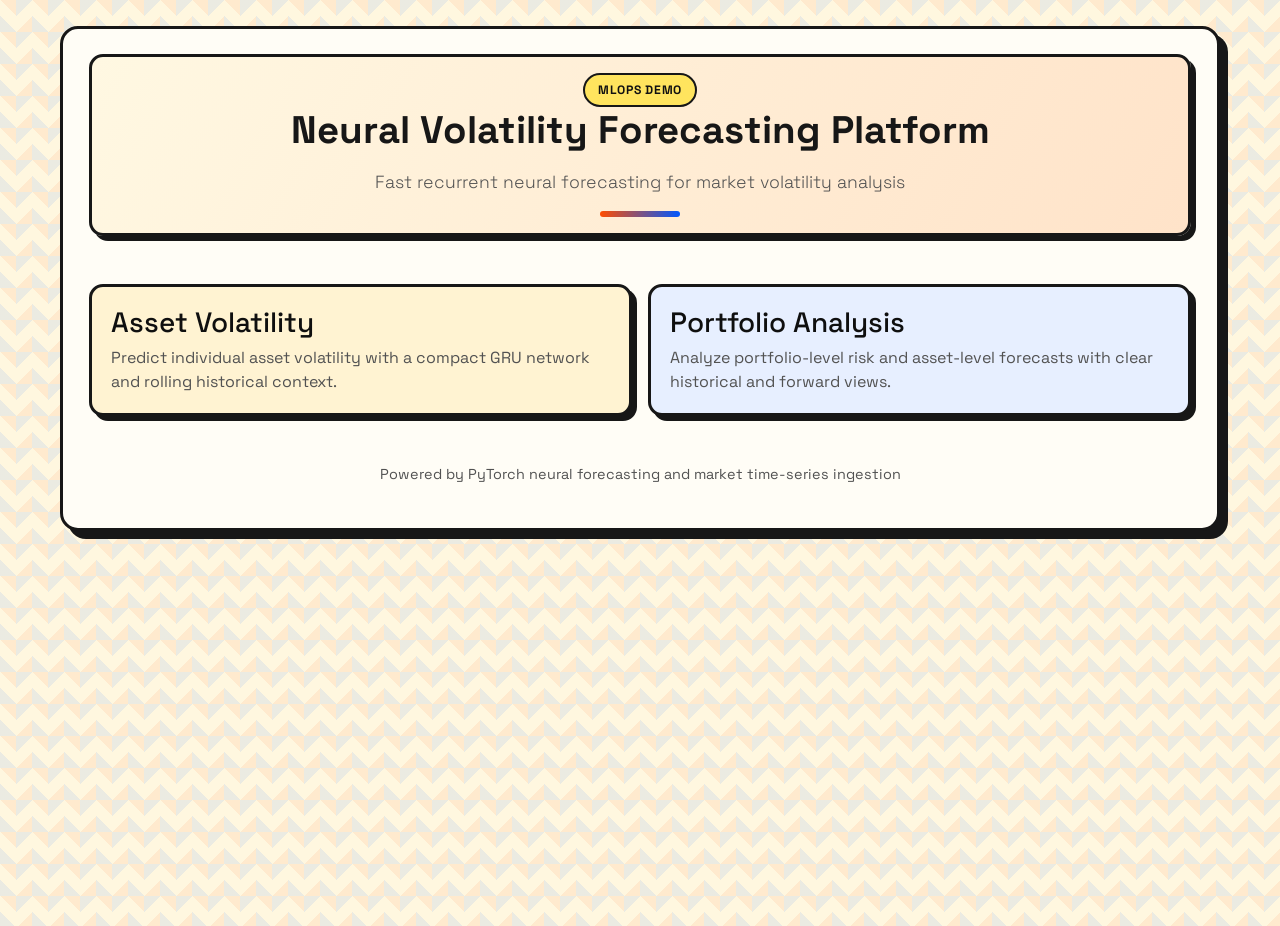
<file: frontend/index.html>
<!DOCTYPE html>
<html lang="en">
<head>
  <meta charset="UTF-8">
  <meta name="viewport" content="width=device-width, initial-scale=1">
  <title>Neural Volatility Forecasting Platform</title>
  <link href="https://cdn.jsdelivr.net/npm/bootstrap@5.3.2/dist/css/bootstrap.min.css" rel="stylesheet">
  <link rel="stylesheet" href="style.css?v=20260329a">
  <link rel="preconnect" href="https://fonts.googleapis.com">
  <link rel="preconnect" href="https://fonts.gstatic.com" crossorigin>
</head>
<body>
  <div class="container">
    <div class="hero-panel text-center mb-5">
      <span class="pill-badge">MLOps Demo</span>
      <h1 class="mb-3">Neural Volatility Forecasting Platform</h1>
      <p class="lead" style="color: var(--text-secondary); font-size: 1.1rem;">
        Fast recurrent neural forecasting for market volatility analysis
      </p>
      <div class="hero-bar"></div>
    </div>

    <div class="nav-cards">
      <a href="asset.html" class="nav-card">
        <h3>Asset Volatility</h3>
        <p>Predict individual asset volatility with a compact GRU network and rolling historical context.</p>
      </a>
      
      <a href="portfolio.html" class="nav-card">
        <h3>Portfolio Analysis</h3>
        <p>Analyze portfolio-level risk and asset-level forecasts with clear historical and forward views.</p>
      </a>
    </div>

    <div class="text-center mt-5">
      <p style="color: var(--text-secondary); font-size: 0.9rem;">
        Powered by PyTorch neural forecasting and market time-series ingestion
      </p>
    </div>
  </div>
</body>
</html>
</file>
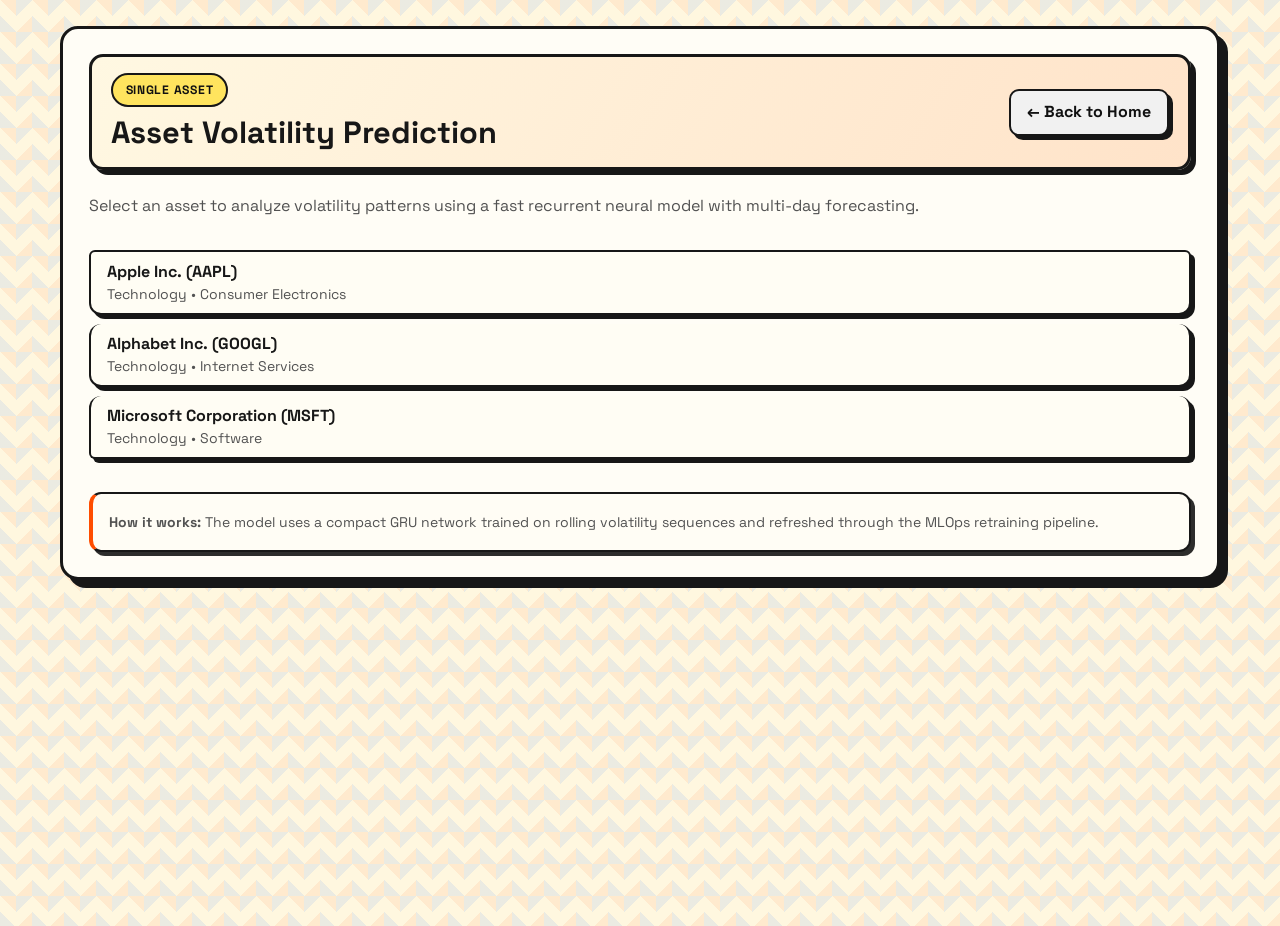
<file: frontend/asset.html>
<!DOCTYPE html>
<html lang="en">
<head>
  <meta charset="UTF-8">
  <meta name="viewport" content="width=device-width, initial-scale=1">
  <title>Asset Volatility - Neural Platform</title>
  <link href="https://cdn.jsdelivr.net/npm/bootstrap@5.3.2/dist/css/bootstrap.min.css" rel="stylesheet">
  <link rel="stylesheet" href="style.css?v=20260329a">
</head>
<body>
  <div class="container">
    <div class="hero-panel d-flex justify-content-between align-items-center mb-4">
      <div>
        <span class="pill-badge">Single Asset</span>
        <h2 class="mb-0 mt-2">Asset Volatility Prediction</h2>
      </div>
      <a href="index.html" class="btn btn-secondary">← Back to Home</a>
    </div>
    
    <p style="color: var(--text-secondary); margin-bottom: 2rem;">
      Select an asset to analyze volatility patterns using a fast recurrent neural model with multi-day forecasting.
    </p>

    <div class="list-group">
      <a href="result_asset.html?asset=AAPL" class="list-group-item list-group-item-action">
        <strong>Apple Inc. (AAPL)</strong>
        <small class="d-block" style="color: var(--text-secondary);">Technology • Consumer Electronics</small>
      </a>
      <a href="result_asset.html?asset=GOOGL" class="list-group-item list-group-item-action">
        <strong>Alphabet Inc. (GOOGL)</strong>
        <small class="d-block" style="color: var(--text-secondary);">Technology • Internet Services</small>
      </a>
      <a href="result_asset.html?asset=MSFT" class="list-group-item list-group-item-action">
        <strong>Microsoft Corporation (MSFT)</strong>
        <small class="d-block" style="color: var(--text-secondary);">Technology • Software</small>
      </a>
    </div>

    <div class="mt-4 p-3 soft-panel" style="border-left: 4px solid var(--accent-primary);">
      <small style="color: var(--text-secondary);">
        <strong>How it works:</strong> The model uses a compact GRU network trained on rolling volatility sequences and refreshed through the MLOps retraining pipeline.
      </small>
    </div>
  </div>
</body>
</html>
</file>
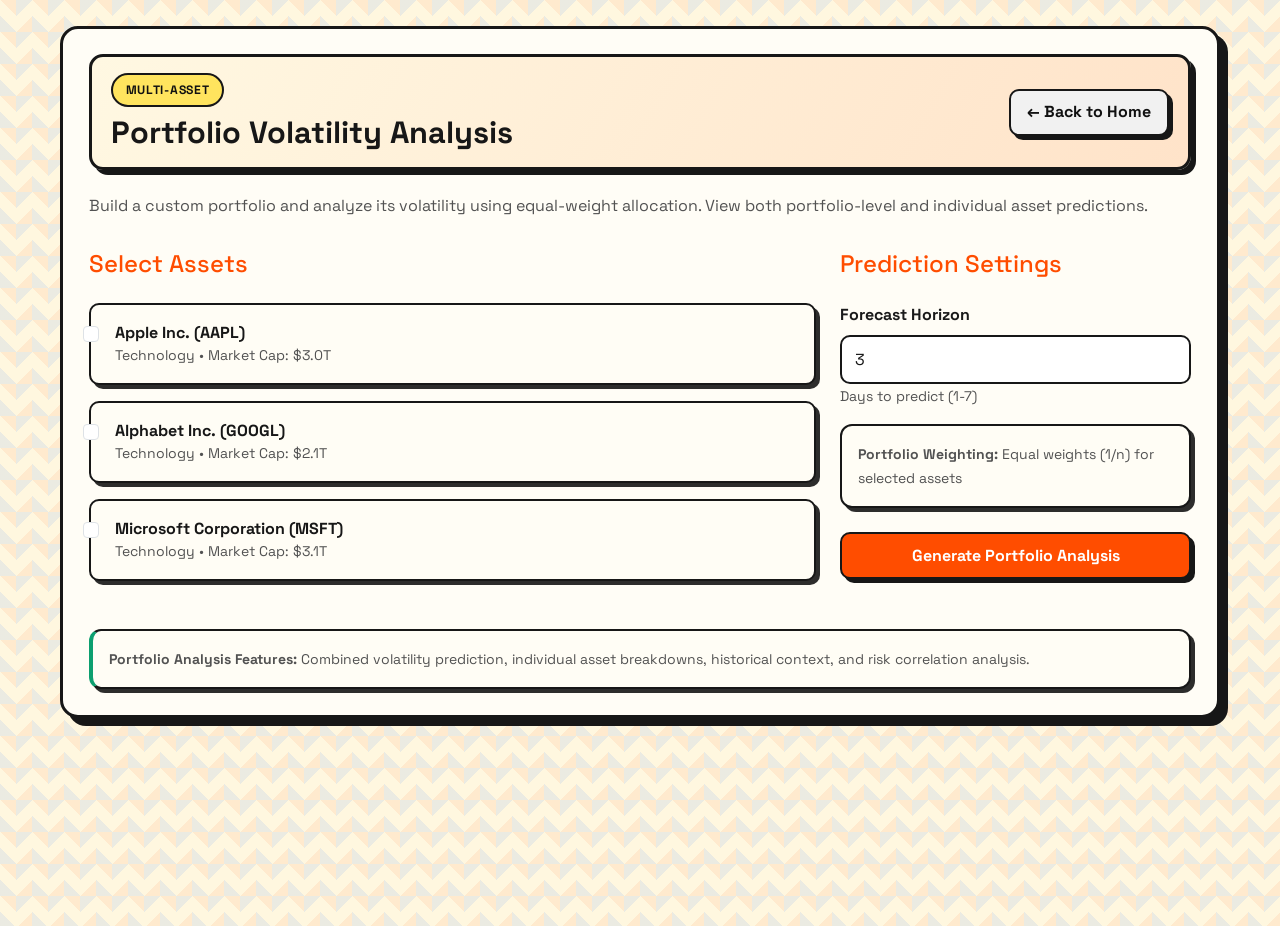
<file: frontend/portfolio.html>
<!DOCTYPE html>
<html lang="en">
<head>
  <meta charset="UTF-8">
  <meta name="viewport" content="width=device-width, initial-scale=1">
  <title>Portfolio Analysis - Neural Platform</title>
  <link href="https://cdn.jsdelivr.net/npm/bootstrap@5.3.2/dist/css/bootstrap.min.css" rel="stylesheet">
  <link rel="stylesheet" href="style.css?v=20260329a">
</head>
<body>
  <div class="container">
    <div class="hero-panel d-flex justify-content-between align-items-center mb-4">
      <div>
        <span class="pill-badge">Multi-Asset</span>
        <h2 class="mb-0 mt-2">Portfolio Volatility Analysis</h2>
      </div>
      <a href="index.html" class="btn btn-secondary">← Back to Home</a>
    </div>
    
    <p style="color: var(--text-secondary); margin-bottom: 2rem;">
      Build a custom portfolio and analyze its volatility using equal-weight allocation. View both portfolio-level and individual asset predictions.
    </p>

    <form id="portfolio-form">
      <div class="row">
        <div class="col-md-8">
          <h4 style="color: var(--accent-primary); margin-bottom: 1.5rem;">Select Assets</h4>
          
          <div class="form-check mb-3 p-3 soft-panel">
            <input class="form-check-input" type="checkbox" value="AAPL" id="apple" style="margin-top: 0.3rem;">
            <label class="form-check-label" for="apple" style="margin-left: 0.5rem;">
              <strong>Apple Inc. (AAPL)</strong>
              <small class="d-block" style="color: var(--text-secondary);">Technology • Market Cap: $3.0T</small>
            </label>
          </div>
          
          <div class="form-check mb-3 p-3 soft-panel">
            <input class="form-check-input" type="checkbox" value="GOOGL" id="google" style="margin-top: 0.3rem;">
            <label class="form-check-label" for="google" style="margin-left: 0.5rem;">
              <strong>Alphabet Inc. (GOOGL)</strong>
              <small class="d-block" style="color: var(--text-secondary);">Technology • Market Cap: $2.1T</small>
            </label>
          </div>
          
          <div class="form-check mb-4 p-3 soft-panel">
            <input class="form-check-input" type="checkbox" value="MSFT" id="microsoft" style="margin-top: 0.3rem;">
            <label class="form-check-label" for="microsoft" style="margin-left: 0.5rem;">
              <strong>Microsoft Corporation (MSFT)</strong>
              <small class="d-block" style="color: var(--text-secondary);">Technology • Market Cap: $3.1T</small>
            </label>
          </div>
        </div>
        
        <div class="col-md-4">
          <h4 style="color: var(--accent-primary); margin-bottom: 1.5rem;">Prediction Settings</h4>
          
          <div class="mb-3">
            <label for="days" class="form-label">Forecast Horizon</label>
            <input id="days" type="number" value="3" min="1" max="7" class="form-control">
            <small style="color: var(--text-secondary);">Days to predict (1-7)</small>
          </div>
          
          <div class="p-3 mb-4 soft-panel">
            <small style="color: var(--text-secondary);">
              <strong>Portfolio Weighting:</strong> Equal weights (1/n) for selected assets
            </small>
          </div>
          
          <button type="submit" class="btn btn-primary w-100">
            Generate Portfolio Analysis
          </button>
        </div>
      </div>
    </form>

    <div class="mt-4 p-3 soft-panel" style="border-left: 4px solid var(--success-color);">
      <small style="color: var(--text-secondary);">
        <strong>Portfolio Analysis Features:</strong> Combined volatility prediction, individual asset breakdowns, historical context, and risk correlation analysis.
      </small>
    </div>
  </div>

  <script>
    document.getElementById("portfolio-form").addEventListener("submit", function(e) {
      e.preventDefault();
      const checked = Array.from(document.querySelectorAll("input[type=checkbox]:checked")).map(el => el.value);
      const days = document.getElementById("days").value;
      
      if (checked.length === 0) {
        alert("Please select at least one asset for portfolio analysis.");
        return;
      }
      
      window.location.href = `result_portfolio.html?assets=${checked.join(",")}&days=${days}`;
    });
  </script>

</body>
</html>
</file>
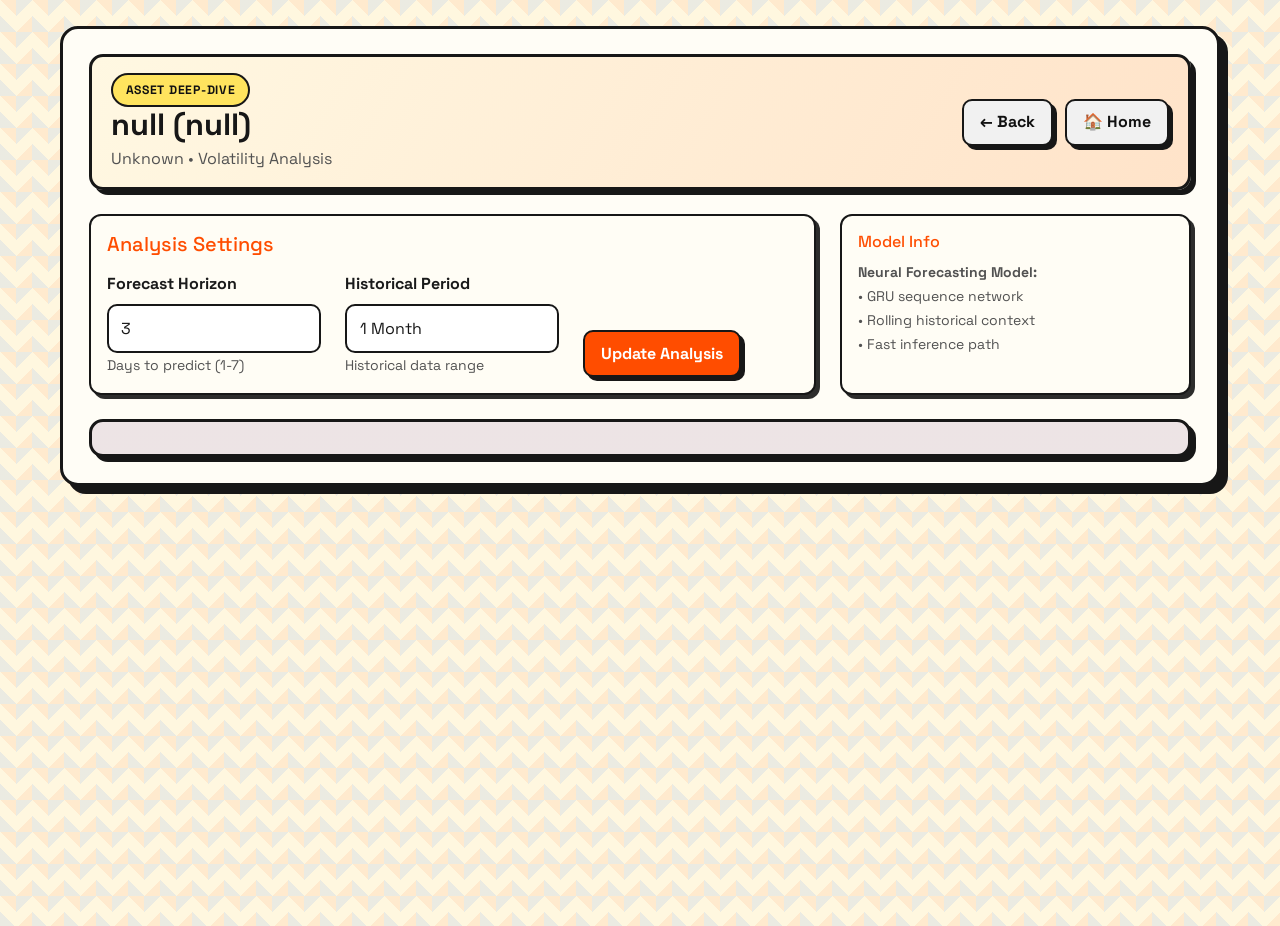
<file: frontend/result_asset.html>
<!DOCTYPE html>
<html lang="en">
<head>
  <meta charset="UTF-8">
  <meta name="viewport" content="width=device-width, initial-scale=1">
  <title id="page-title">Asset Analysis - Neural Platform</title>
  <script src="https://cdn.plot.ly/plotly-latest.min.js"></script>
  <link href="https://cdn.jsdelivr.net/npm/bootstrap@5.3.2/dist/css/bootstrap.min.css" rel="stylesheet">
  <link rel="stylesheet" href="style.css?v=20260329a">
</head>
<body>
  <div class="container">
    <div class="hero-panel d-flex justify-content-between align-items-center mb-4">
      <div>
        <span class="pill-badge">Asset Deep-Dive</span>
        <h2 id="asset-title" class="mb-1"></h2>
        <p id="asset-subtitle" style="color: var(--text-secondary); margin: 0;"></p>
      </div>
      <div>
        <a href="asset.html" class="btn btn-secondary me-2">← Back</a>
        <a href="index.html" class="btn btn-secondary">🏠 Home</a>
      </div>
    </div>

    <div class="row mb-4">
      <div class="col-md-8">
        <div class="p-3 soft-panel">
          <h5 style="color: var(--accent-primary); margin-bottom: 1rem;">Analysis Settings</h5>
          <div class="row align-items-end">
            <div class="col-md-4">
              <label for="days" class="form-label">Forecast Horizon</label>
              <input id="days" type="number" value="3" min="1" max="7" class="form-control">
              <small style="color: var(--text-secondary);">Days to predict (1-7)</small>
            </div>
            <div class="col-md-4">
              <label for="historical-period" class="form-label">Historical Period</label>
              <select id="historical-period" class="form-control">
                <option value="7">1 Week</option>
                <option value="30" selected>1 Month</option>
                <option value="90">3 Months</option>
                <option value="180">6 Months</option>
                <option value="365">1 Year</option>
              </select>
              <small style="color: var(--text-secondary);">Historical data range</small>
            </div>
            <div class="col-md-4">
              <button class="btn btn-primary" onclick="loadAsset()">
                Update Analysis
              </button>
            </div>
          </div>
        </div>
      </div>
      
      <div class="col-md-4">
        <div class="p-3 h-100 soft-panel">
          <h6 style="color: var(--accent-primary); margin-bottom: 0.5rem;">Model Info</h6>
          <small style="color: var(--text-secondary);">
            <strong>Neural Forecasting Model:</strong><br>
            • GRU sequence network<br>
            • Rolling historical context<br>
            • Fast inference path
          </small>
        </div>
      </div>
    </div>

    <div id="plot" class="chart-container"></div>
  </div>

  <script src="app.js?v=20260329a"></script>
  <script>
    const params = new URLSearchParams(window.location.search);
    const asset = params.get("asset");
    const initialDays = params.get("days") || "3";
    const initialHistoricalPeriod = params.get("historical_period") || "30";
    
    // Set initial values from URL
    document.getElementById("days").value = initialDays;
    document.getElementById("historical-period").value = initialHistoricalPeriod;
    
    // Asset information mapping
    const assetInfo = {
      'AAPL': { name: 'Apple Inc.', sector: 'Technology • Consumer Electronics', icon: '' },
      'GOOGL': { name: 'Alphabet Inc.', sector: 'Technology • Internet Services', icon: '' },
      'MSFT': { name: 'Microsoft Corporation', sector: 'Technology • Software', icon: '' }
    };
    
    const info = assetInfo[asset] || { name: asset, sector: 'Unknown', icon: '' };
    
    document.getElementById("asset-title").textContent = `${info.name} (${asset})`;
    document.getElementById("asset-subtitle").textContent = `${info.sector} • Volatility Analysis`;
    document.getElementById("page-title").textContent = `${asset} Analysis - Neural Platform`;

    loadAsset();
  </script>
</body>
</html>
</file>
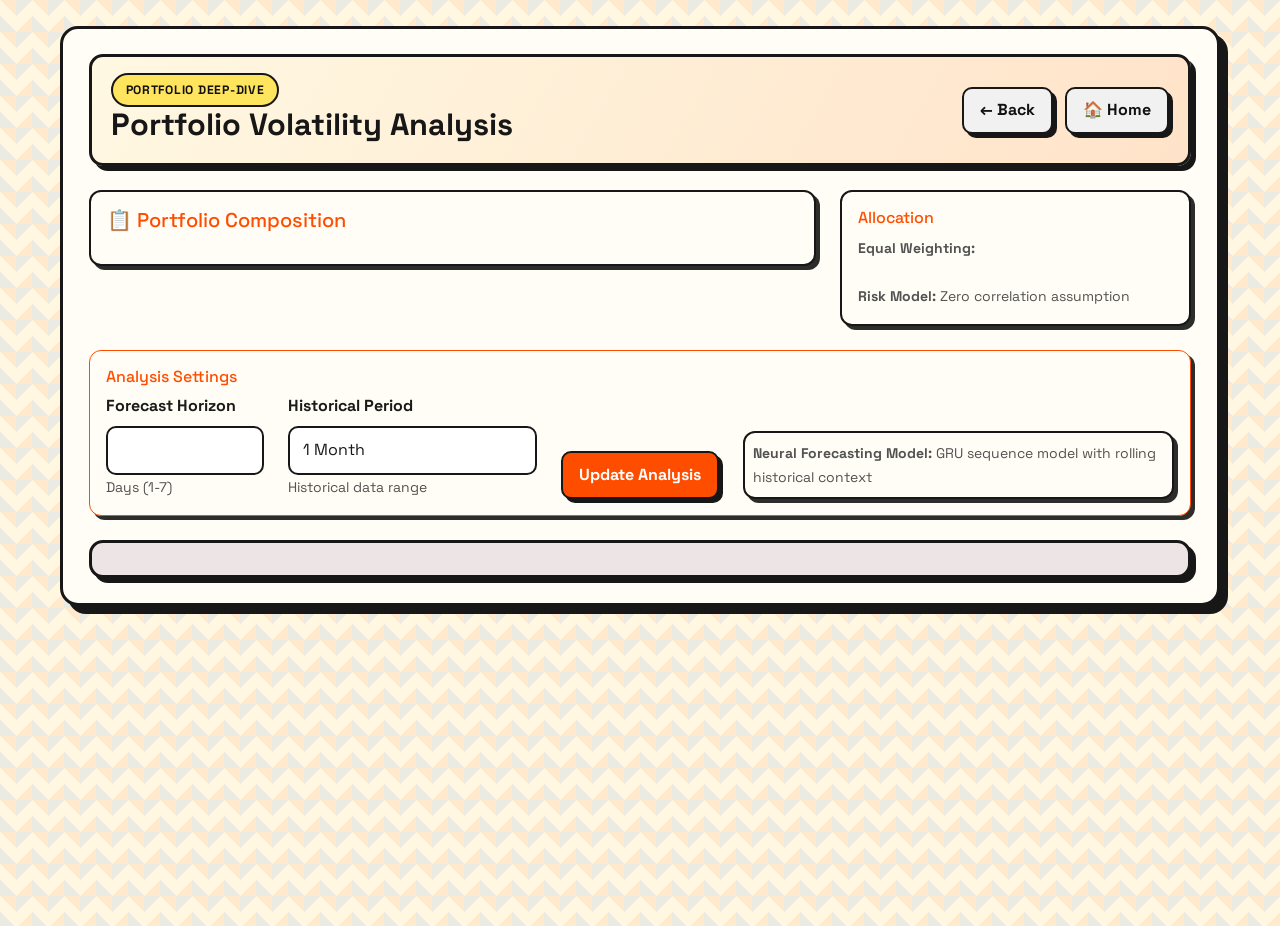
<file: frontend/result_portfolio.html>
<!DOCTYPE html>
<html lang="en">
<head>
  <meta charset="UTF-8">
  <meta name="viewport" content="width=device-width, initial-scale=1">
  <title>Portfolio Analysis Results - Neural Platform</title>
  <script src="https://cdn.plot.ly/plotly-latest.min.js"></script>
  <link href="https://cdn.jsdelivr.net/npm/bootstrap@5.3.2/dist/css/bootstrap.min.css" rel="stylesheet">
  <link rel="stylesheet" href="style.css?v=20260329a">
</head>
<body>
  <div class="container">
    <div class="hero-panel d-flex justify-content-between align-items-center mb-4">
      <div>
        <span class="pill-badge">Portfolio Deep-Dive</span>
        <h2 class="mb-1">Portfolio Volatility Analysis</h2>
        <p id="portfolio-subtitle" style="color: var(--text-secondary); margin: 0;"></p>
      </div>
      <div>
        <a href="portfolio.html" class="btn btn-secondary me-2">← Back</a>
        <a href="index.html" class="btn btn-secondary">🏠 Home</a>
      </div>
    </div>

    <div class="row mb-4">
      <div class="col-md-8">
        <div class="p-3 soft-panel">
          <h5 style="color: var(--accent-primary); margin-bottom: 1rem;">📋 Portfolio Composition</h5>
          <div id="portfolio-assets" class="d-flex flex-wrap gap-2"></div>
        </div>
      </div>
      
      <div class="col-md-4">
        <div class="p-3 h-100 soft-panel">
          <h6 style="color: var(--accent-primary); margin-bottom: 0.5rem;">Allocation</h6>
          <small style="color: var(--text-secondary);">
            <strong>Equal Weighting:</strong><br>
            <span id="weight-info"></span><br>
            <strong>Risk Model:</strong> Zero correlation assumption
          </small>
        </div>
      </div>
    </div>

    <div class="row mb-4">
      <div class="col-md-12">
        <div class="p-3 soft-panel" style="border: 1px solid var(--accent-primary);">
          <div class="row align-items-end">
            <div class="col-md-2">
              <h6 style="color: var(--accent-primary); margin-bottom: 0.5rem;">Analysis Settings</h6>
              <label for="days-input" class="form-label">Forecast Horizon</label>
              <input id="days-input" type="number" min="1" max="7" class="form-control">
              <small style="color: var(--text-secondary);">Days (1-7)</small>
            </div>
            <div class="col-md-3">
              <label for="historical-period" class="form-label">Historical Period</label>
              <select id="historical-period" class="form-control">
                <option value="7">1 Week</option>
                <option value="30" selected>1 Month</option>
                <option value="90">3 Months</option>
                <option value="180">6 Months</option>
                <option value="365">1 Year</option>
              </select>
              <small style="color: var(--text-secondary);">Historical data range</small>
            </div>
            <div class="col-md-2">
              <button class="btn btn-primary" onclick="updateAnalysis()">
                Update Analysis
              </button>
            </div>
            <div class="col-md-5">
              <div class="p-2 soft-panel">
                <small style="color: var(--text-secondary);">
                  <strong>Neural Forecasting Model:</strong> GRU sequence model with rolling historical context
                </small>
              </div>
            </div>
          </div>
        </div>
      </div>
    </div>

    <div id="plots"></div>
  </div>

  <script src="app.js?v=20260329a"></script>
  <script>
    const params = new URLSearchParams(window.location.search);
    const assets = params.get("assets").split(",");
    const days = params.get("days");
    const historicalPeriod = params.get("historical_period") || "30";
    
    // Set initial values from URL
    document.getElementById("days-input").value = days;
    document.getElementById("historical-period").value = historicalPeriod;
    
    // Asset information mapping
    const assetInfo = {
      'AAPL': { name: 'Apple Inc.', icon: '' },
      'GOOGL': { name: 'Alphabet Inc.', icon: '' },
      'MSFT': { name: 'Microsoft Corporation', icon: '' }
    };
    
    // Update portfolio information
    document.getElementById("portfolio-subtitle").textContent = 
      `${assets.length} Assets • ${days}-Day Forecast • Equal Weight Allocation`;
    
    // Display portfolio assets
    const assetsContainer = document.getElementById("portfolio-assets");
    assets.forEach(asset => {
      const info = assetInfo[asset] || { name: asset, icon: '' };
      const badge = document.createElement("span");
      badge.className = "badge";
      badge.style.cssText = `
        background: var(--accent-primary); 
        color: white; 
        padding: 0.5rem 1rem; 
        border-radius: 20px; 
        font-size: 0.9rem;
      `;
      badge.textContent = `${asset}`;
      assetsContainer.appendChild(badge);
    });
    
    // Display weight information
    const weight = (100 / assets.length).toFixed(1);
    document.getElementById("weight-info").textContent = `${weight}% per asset (${assets.length} total)`;

    // Function to update analysis with new parameters
    window.updateAnalysis = function() {
      const newDays = document.getElementById("days-input").value;
      const newHistoricalPeriod = document.getElementById("historical-period").value;
      
      if (newDays < 1 || newDays > 7 || isNaN(newDays)) {
        alert("Please enter a valid number of days (1-7).");
        return;
      }
      
      // Update URL and reload data
      const newUrl = `result_portfolio.html?assets=${assets.join(",")}&days=${newDays}&historical_period=${newHistoricalPeriod}`;
      window.location.href = newUrl;
    };

    loadPortfolioWithHistory(assets, days, historicalPeriod);
  </script>
</body>
</html>
</file>
<file: frontend/style.css>
@import url("https://fonts.googleapis.com/css2?family=Space+Grotesk:wght@400;500;600;700&family=IBM+Plex+Mono:wght@500&display=swap");

:root {
  --bg-main: #fff7df;
  --bg-panel: #fffdf6;
  --bg-muted: #fff0c1;
  --bg-secondary: var(--bg-panel);
  --bg-tertiary: var(--bg-muted);

  --text-main: #171717;
  --text-muted: #525252;
  --text-secondary: var(--text-muted);

  --accent-a: #ff4d00;
  --accent-b: #0057ff;
  --accent-c: #00b894;
  --accent-primary: var(--accent-a);
  --accent-secondary: var(--accent-b);

  --border: #171717;
  --border-color: var(--border);
  --ok: #0c9f6f;
  --success-color: var(--ok);
  --error: #d7263d;

  --shadow-hard: 8px 8px 0 #171717;
  --shadow-hard-sm: 5px 5px 0 #171717;
}

* {
  box-sizing: border-box;
}

body {
  margin: 0;
  min-height: 100vh;
  color: var(--text-main);
  font-family: "Space Grotesk", sans-serif;
  line-height: 1.5;
  background:
    linear-gradient(135deg, rgba(0, 87, 255, 0.08) 25%, transparent 25%) -16px 0/32px 32px,
    linear-gradient(225deg, rgba(255, 77, 0, 0.08) 25%, transparent 25%) -16px 0/32px 32px,
    linear-gradient(315deg, rgba(255, 77, 0, 0.08) 25%, transparent 25%) 0 0/32px 32px,
    linear-gradient(45deg, rgba(0, 87, 255, 0.08) 25%, transparent 25%) 0 0/32px 32px,
    var(--bg-main);
}

h1,
h2,
h3,
h4,
h5,
h6 {
  margin-bottom: 0.7rem;
  color: var(--text-main);
  line-height: 1.2;
}

h1 {
  font-size: clamp(1.9rem, 3vw, 2.7rem);
  font-weight: 700;
}

h2 {
  font-size: clamp(1.4rem, 2.4vw, 2rem);
  font-weight: 700;
}

.container {
  max-width: 1160px;
  margin: 1.6rem auto;
  padding: 1.6rem;
  border: 3px solid var(--border);
  border-radius: 18px;
  background: var(--bg-panel);
  box-shadow: var(--shadow-hard);
}

.hero-panel {
  padding: 1rem 1.2rem;
  border: 3px solid var(--border);
  border-radius: 14px;
  background: linear-gradient(120deg, #fff8e2, #ffe3c9);
  box-shadow: var(--shadow-hard-sm);
}

.hero-bar {
  width: 80px;
  height: 6px;
  margin: 1rem auto 0;
  border-radius: 999px;
  background: linear-gradient(90deg, var(--accent-a), var(--accent-b));
}

.soft-panel {
  border: 2px solid var(--border);
  border-radius: 12px;
  background: #fffdf5;
  box-shadow: 4px 4px 0 rgba(23, 23, 23, 0.9);
}

.pill-badge {
  display: inline-block;
  padding: 0.35rem 0.8rem;
  border: 2px solid var(--border);
  border-radius: 999px;
  background: #ffe45e;
  color: #111;
  font-size: 0.76rem;
  text-transform: uppercase;
  letter-spacing: 0.06em;
  font-weight: 700;
}

.nav-cards {
  display: grid;
  grid-template-columns: repeat(auto-fit, minmax(270px, 1fr));
  gap: 1rem;
  margin: 1.7rem 0;
}

.nav-card {
  position: relative;
  border: 3px solid var(--border);
  border-radius: 14px;
  background: #fff3d2;
  color: inherit;
  text-decoration: none;
  padding: 1.2rem;
  box-shadow: var(--shadow-hard-sm);
  transition: transform 0.16s ease;
}

.nav-card:nth-child(2n) {
  background: #e7efff;
}

.nav-card:hover {
  transform: translate(-2px, -2px);
  color: inherit;
  text-decoration: none;
}

.nav-card h3 {
  color: #0f0f0f;
  margin-bottom: 0.4rem;
}

.nav-card p {
  color: var(--text-muted);
  margin: 0;
}

.btn {
  border: 2px solid var(--border);
  border-radius: 10px;
  padding: 0.6rem 1rem;
  font-weight: 700;
  transition: transform 0.15s ease;
}

.btn:hover {
  transform: translate(-1px, -1px);
}

.btn-primary {
  background: var(--accent-a);
  color: #fff;
  box-shadow: 4px 4px 0 #171717;
}

.btn-primary:hover {
  color: #fff;
}

.btn-secondary {
  background: #f1f1f1;
  color: #111;
  box-shadow: 4px 4px 0 #171717;
}

.btn-secondary:hover {
  color: #111;
}

.form-control {
  border: 2px solid var(--border);
  border-radius: 10px;
  background: #fff;
  color: var(--text-main);
  padding: 0.65rem 0.8rem;
}

.form-control:focus {
  border-color: var(--accent-b);
  box-shadow: 0 0 0 3px rgba(0, 87, 255, 0.18);
}

.form-label {
  font-weight: 700;
  color: #1a1a1a;
}

.form-check {
  border-radius: 10px;
}

.list-group-item {
  border: 2px solid var(--border);
  border-radius: 12px;
  background: #fffdf4;
  color: var(--text-main);
  margin-bottom: 0.55rem;
  box-shadow: 4px 4px 0 #171717;
}

.list-group-item:hover {
  color: var(--text-main);
  background: #fff0c8;
  transform: translate(-1px, -1px);
}

.chart-container,
#plot,
#plots {
  border: 3px solid var(--border);
  border-radius: 14px;
  background:
    linear-gradient(0deg, rgba(255, 77, 0, 0.08), rgba(255, 77, 0, 0.08)),
    linear-gradient(90deg, rgba(0, 87, 255, 0.08), rgba(0, 87, 255, 0.08)),
    #fffef9;
  box-shadow: var(--shadow-hard-sm);
  padding: 1rem;
}

.spinner-border {
  color: var(--accent-b);
}

.alert-danger {
  border: 2px solid var(--error);
  background: rgba(215, 38, 61, 0.12);
  color: #8f1727;
}

.alert-success {
  border: 2px solid var(--ok);
  background: rgba(12, 159, 111, 0.12);
  color: #0c6a4a;
}

code,
pre {
  font-family: "IBM Plex Mono", monospace;
}

@media (max-width: 768px) {
  .container {
    margin: 0.7rem;
    padding: 1rem;
    box-shadow: 5px 5px 0 #171717;
  }

  .nav-cards {
    grid-template-columns: 1fr;
  }

  .hero-panel {
    gap: 0.9rem;
  }
}

::-webkit-scrollbar {
  width: 8px;
}

::-webkit-scrollbar-thumb {
  background: #242424;
  border-radius: 999px;
}
</file>
